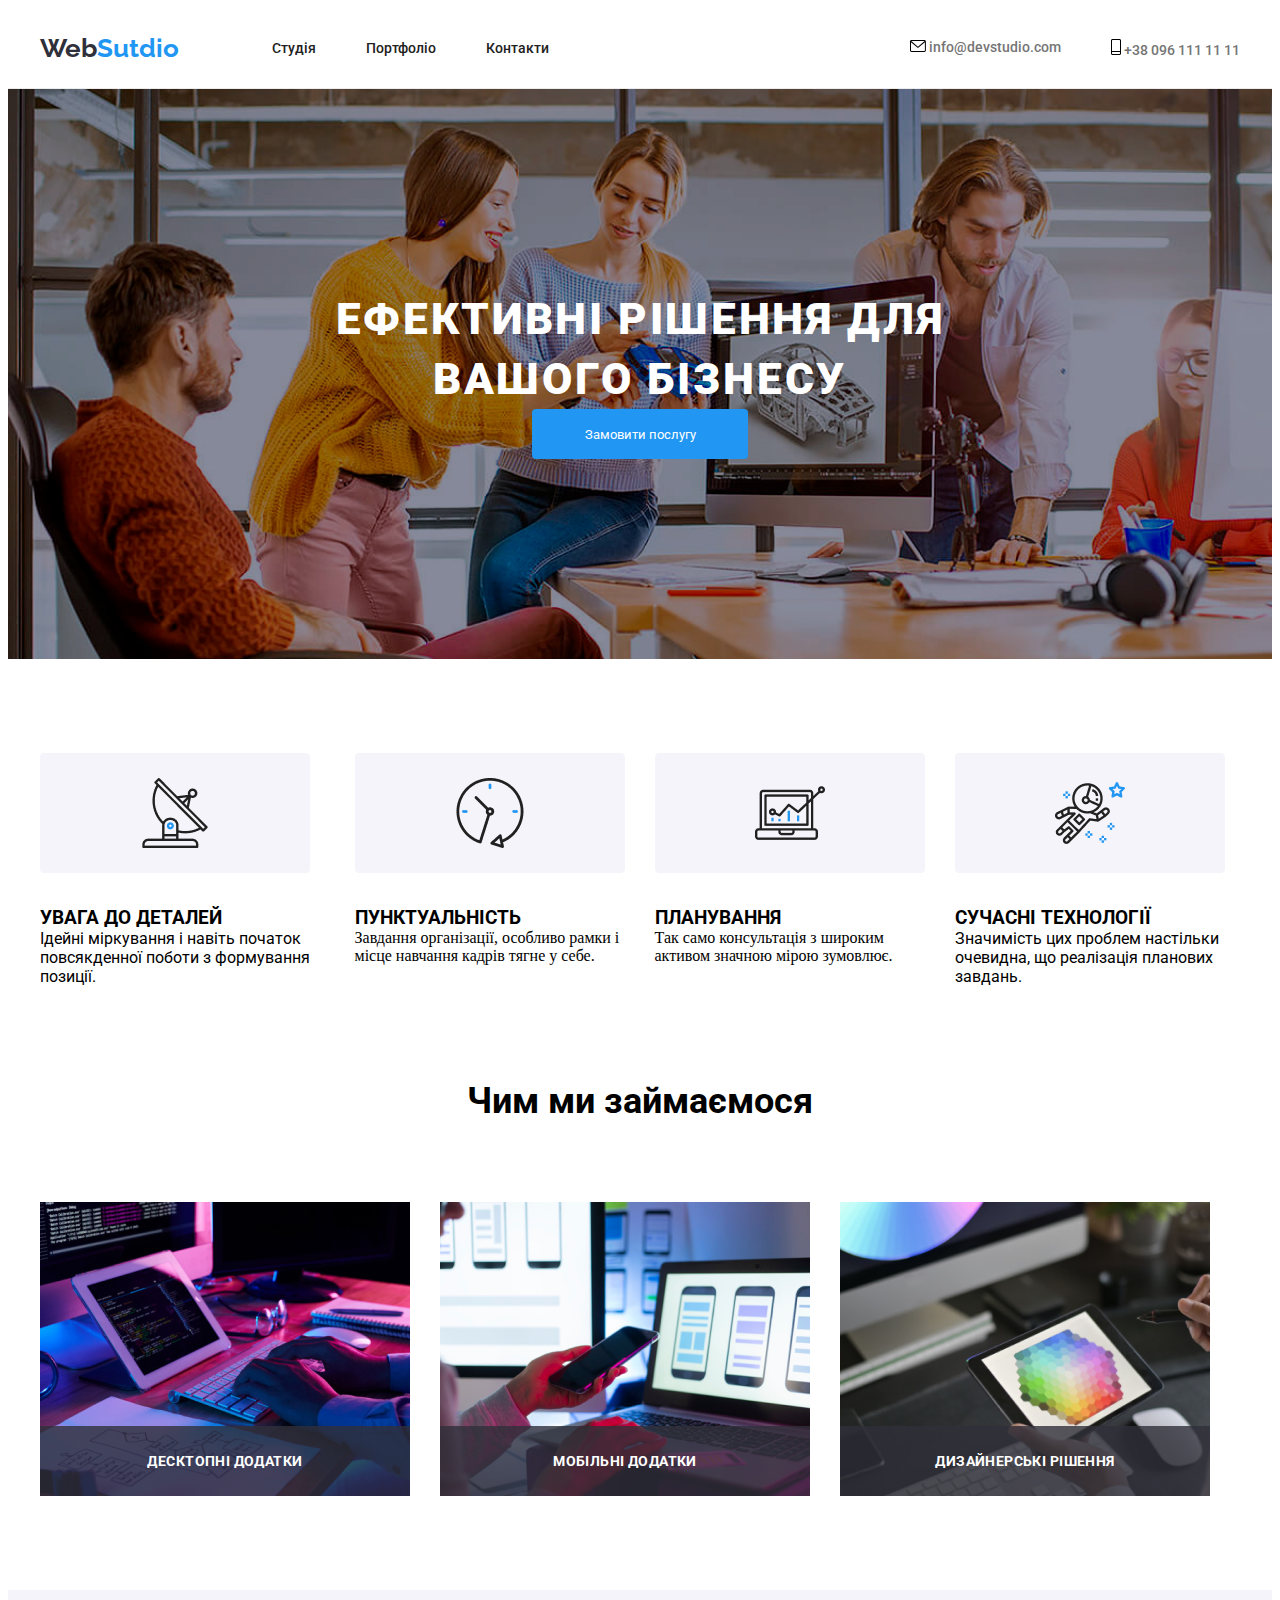
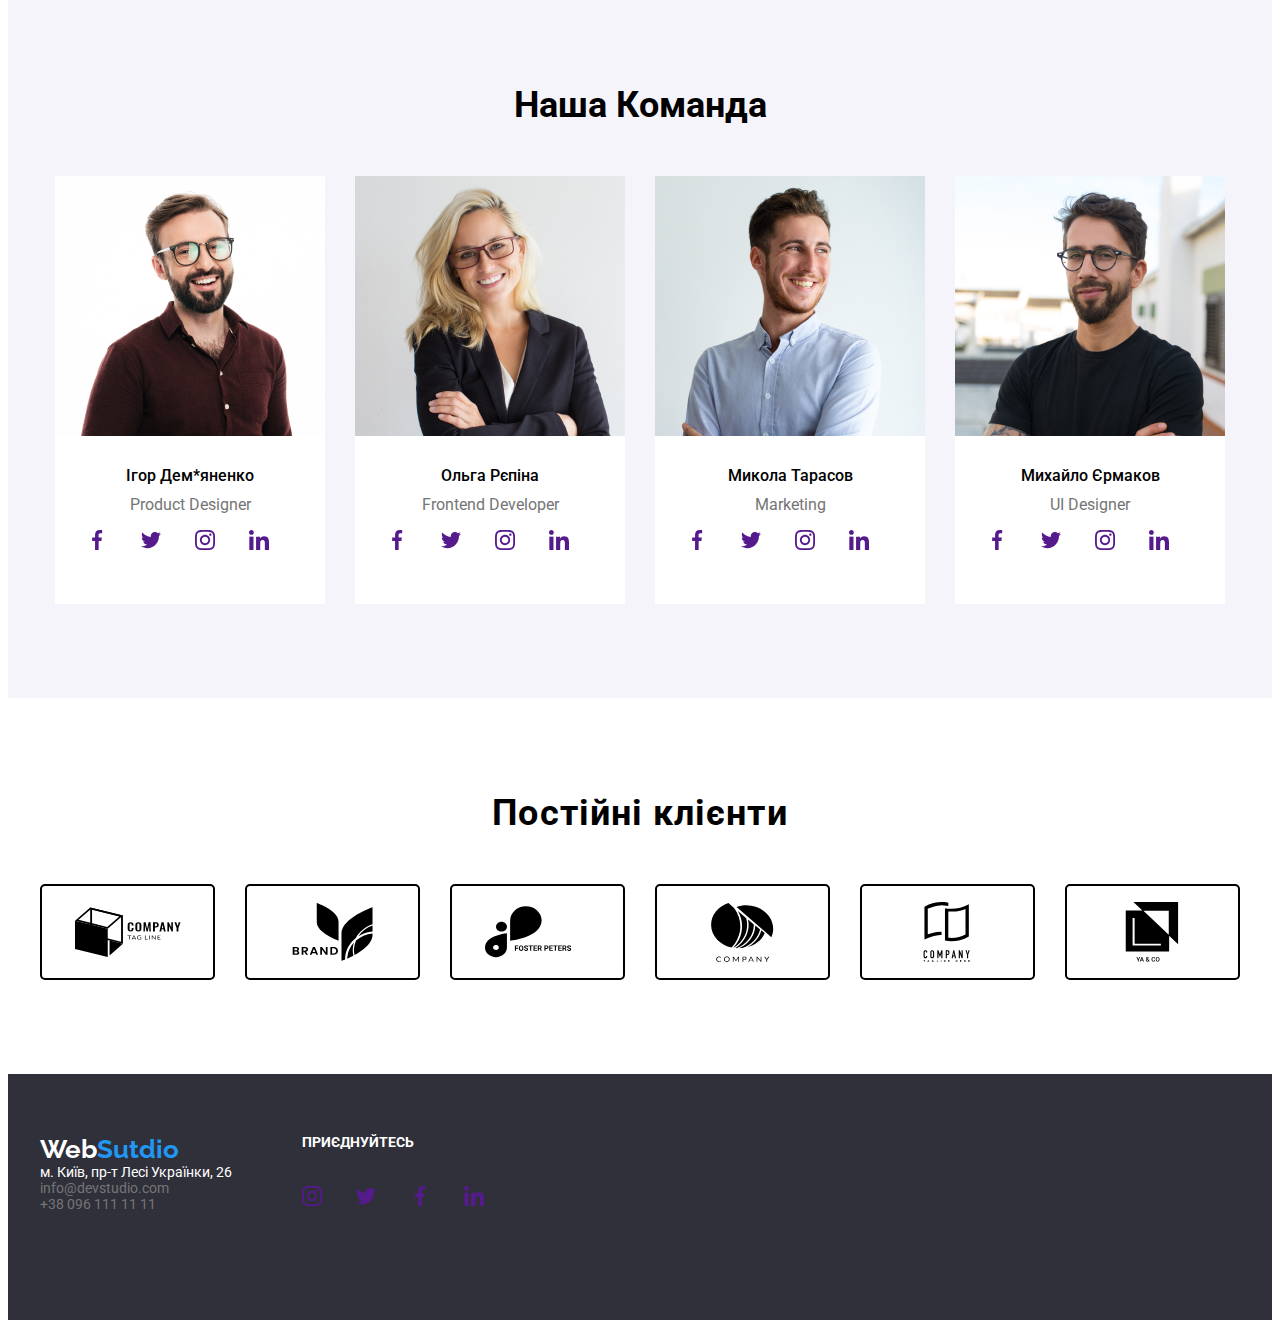
<file: index.html>
<!DOCTYPE html>
<html lang="en">
<head>
    <meta charset="UTF-8">
    <meta name="viewport" content="width=device-width, initial-scale=1.0">
    <title>WebStudio</title>
    <link rel="preconnect" href="https://fonts.googleapis.com">
    <link rel="preconnect" href="https://fonts.gstatic.com" crossorigin>
    <link href="https://fonts.googleapis.com/css2?family=Roboto:wght@400;500&display=swap" rel="stylesheet">
    <link href="https://fonts.googleapis.com/css2?family=Raleway:ital,wght@0,100..900;1,100..900&display=swap" rel="stylesheet">
    <link href="https://fonts.googleapis.com/css2?family=Lato:ital,wght@0,400;0,700;1,300&family=Open+Sans&family=Roboto:wght@400;700&family=Rubik+Bubbles&display=swap" rel="stylesheet">
    <link rel="stylesheet" href=" https://cdnjs.cloudflare.com/ajax/libs/modern-normalize/2.0.0/modern-normalize.min.css " integrity="sha512-4xo8blKMVCiXpTaLzQSLSw3KFOVPWhm/TRtuPVc4WG6kUgjH6J03IBuG7JZPkcWMxJ5huwaBpOpnwYElP/m6wg ==" crossorigin="anonymous" referrerpolicy="no-referrer" />
    <link rel="stylesheet" href="./reset.css">
    <link rel="stylesheet" href="./style.css">
</head>
<body>
    <header class="header">
        <div class="container header-container">
            <a href="" class="logo">Web<span class="logo logo2">Sutdio</span></a>
            <nav class="nav">
                <ul class="nav-list">
                    <li class="nav-list-item"><a href="" class="nav-list-link">Студія</a></li>
                    <li class="nav-list-item"><a href="./portfolio.html" class="nav-list-link">Портфоліо</a></li>
                    <li class="nav-list-item"><a href="" class="nav-list-link">Контакти</a></li>
                </ul>
            </nav>
            <ul class="contact-list">
                <li class="contact-list-item"><a href="" class="contact-list-link"><svg width="16" height="12">
                    <use href="./symbol-defs.svg#icon-envelope"></use>
                </svg> info@devstudio.com</a></li>
                <li class="contact-list-item"><a href="" class="contact-list-link"><svg width="10" height="16">
                    <use href="./symbol-defs.svg#icon-tel"></use>
                </svg> +38 096 111 11 11</a></li>
            </ul>
        </div>
    </header>
    <section class="hero">
        <div class="container">
            <h1 class="hero-title">Ефективні рішення для вашого бізнесу</h1>
            <button class="hero-btn" type="button">Замовити послугу</button>
        </div>
    </section>
    <section class="features">
        <div class="container">
            <ul class="feature-list">
                <li class="feature-list-item">
                    <h3 class="feature-list-title">УВАГА ДО ДЕТАЛЕЙ</h3>
                    <p class="feature-list-text">Ідейні міркування і навіть початок
                        повсякденної поботи з формування
                        позиції.
                    </p>
                </li>
                <li class="feature-list-item">
                    <h3 class="feature-list-title">ПУНКТУАЛЬНІСТЬ</h3>
                    <p>Завдання організації, особливо рамки 
                        і місце навчання кадрів тягне у себе.
                    </p>
                </li>
                <li class="feature-list-item">
                    <h3 class="feature-list-title">ПЛАНУВАННЯ</h3>
                    <p>Так само консультація з широким 
                        активом значною мірою зумовлює.
                    </p>
                </li>
                <li class="feature-list-item">
                    <h3 class="feature-list-title">СУЧАСНІ ТЕХНОЛОГІЇ</h3>
                    <p class="feature-list-title">
                        Значимість цих проблем настільки
                        очевидна, що реалізація планових завдань.
                    </p>
                </li>
            </ul>
        </div>
    </section>
    <section class="work">
        <div class="container">
            <h2 class="work-title">Чим ми займаємося</h2>
            <ul class="work-list">
                <li class="work-list-item">
                    <div class="work-list-img-wrap">
                        <img src="./images/box 1.jpg" alt="">
                        <p class="work-list-text">Десктопні додатки</p>
                    </div>
                </li>
                <li class="work-list-item">
                    <div class="work-list-img-wrap">
                        <img src="./images/box 2.png" alt="">
                        <p class="work-list-text">Мобільні додатки</p>
                    </div>
                </li>
                <li class="work-list-item">
                    <div class="work-list-img-wrap">
                        <img src="./images/box 3.png" alt="">
                        <p class="work-list-text">Дизайнерські рішення</p>
                    </div>
                </li>
            </ul>
        </div>
    </section>
    <section class="team"> 
        <div class="container">
            <h2 class="team-title">Наша Команда</h2>
            <ul class="team-list">
                <li class="team-list-item">
                    <img src="./images/Igor.jpg" alt="Igor">
                    <h3 class="team-list-title">Ігор Дем*яненко</h3>
                    <p class="team-list-text">Product Designer</p>
                    <ul class="social-list">
                        <li class="social-list-item">
                            <a href="">
                                <svg class="social-list-icon" width="20" height="20">
                                    <use href="./symbol-defs.svg#icon-facebook"></use>
                                </svg>
                            </a>
                        </li>
                        <li class="social-list-item">
                            <a href="">
                                <svg class="social-list-icon" width="20" height="20">
                                    <use href="./symbol-defs.svg#icon-twitter"></use>
                                </svg>
                            </a>
                        </li>
                        <li class="social-list-item">
                            <a href="">
                                <svg class="social-list-icon" width="20" height="20">
                                    <use href="./symbol-defs.svg#icon-instagram"></use>
                                </svg>
                            </a>
                        </li>
                        <li class="social-list-item">
                            <a href="">
                                <svg class="social-list-icon" width="20" height="20">
                                    <use href="./symbol-defs.svg#icon-linkedin"></use>
                                </svg>
                            </a>
                        </li>
                    </ul>
                </li>
                <li class="team-list-item">
                    <img src="./images/Olga.jpg" alt="Olga">
                    <h3 class="team-list-title">Ольга Рєпіна</h3>
                    <p class="team-list-text">Frontend Developer</p>
                    <ul class="social-list">
                        <li class="social-list-item">
                            <a href="">
                                <svg class="social-list-icon" width="20" height="20">
                                    <use href="./symbol-defs.svg#icon-facebook"></use>
                                </svg>
                            </a>
                        </li>
                        <li class="social-list-item">
                            <a href="">
                                <svg class="social-list-icon" width="20" height="20">
                                    <use href="./symbol-defs.svg#icon-twitter"></use>
                                </svg>
                            </a>
                        </li>
                        <li class="social-list-item">
                            <a href="">
                                <svg class="social-list-icon" width="20" height="20">
                                    <use href="./symbol-defs.svg#icon-instagram"></use>
                                </svg>
                            </a>
                        </li>
                        <li class="social-list-item">
                            <a href="">
                                <svg class="social-list-icon" width="20" height="20">
                                    <use href="./symbol-defs.svg#icon-linkedin"></use>
                                </svg>
                            </a>
                        </li>
                    </ul>
                </li>
                <li class="team-list-item">
                    <img src="./images/Mykola.jpg" alt="Mykola">
                    <h3 class="team-list-title">Микола Тарасов</h3>
                    <p class="team-list-text">Marketing</p>
                    <ul class="social-list">
                        <li class="social-list-item">
                            <a href="">
                                <svg class="social-list-icon" width="20" height="20">
                                    <use href="./symbol-defs.svg#icon-facebook"></use>
                                </svg>
                            </a>
                        </li>
                        <li class="social-list-item">
                            <a href="">
                                <svg class="social-list-icon" width="20" height="20">
                                    <use href="./symbol-defs.svg#icon-twitter"></use>
                                </svg>
                            </a>
                        </li>
                        <li class="social-list-item">
                            <a href="">
                                <svg class="social-list-icon" width="20" height="20">
                                    <use href="./symbol-defs.svg#icon-instagram"></use>
                                </svg>
                            </a>
                        </li>
                        <li class="social-list-item">
                            <a href="">
                                <svg class="social-list-icon" width="20" height="20">
                                    <use href="./symbol-defs.svg#icon-linkedin"></use>
                                </svg>
                            </a>
                        </li>
                    </ul>
                </li>
                <li class="team-list-item">
                    <img src="./images/Myhaylo.jpg" alt="Myhaylo">
                    <h3 class="team-list-title">Михайло Єрмаков</h3>
                    <p class="team-list-text">UI Designer</p>
                    <ul class="social-list">
                        <li class="social-list-item">
                            <a href="">
                                <svg class="social-list-icon" width="20" height="20">
                                    <use href="./symbol-defs.svg#icon-facebook"></use>
                                </svg>
                            </a>
                        </li>
                        <li class="social-list-item">
                            <a href="">
                                <svg class="social-list-icon" width="20" height="20">
                                    <use href="./symbol-defs.svg#icon-twitter"></use>
                                </svg>
                            </a>
                        </li>
                        <li class="social-list-item">
                            <a href="">
                                <svg class="social-list-icon" width="20" height="20">
                                    <use href="./symbol-defs.svg#icon-instagram"></use>
                                </svg>
                            </a>
                        </li>
                        <li class="social-list-item">
                            <a href="">
                                <svg class="social-list-icon" width="20" height="20">
                                    <use href="./symbol-defs.svg#icon-linkedin"></use>
                                </svg>
                            </a>
                        </li>
                    </ul>
                </li>
            </ul>
        </div>
    </section>
    <section class="clients">
        <div class="container">
            <h2 class="clients-title">Постійні клієнти</h2>
            <ul class="clients-list">
                <li class="clients-list-item">
                    <a class="clients-list-link" href="">
                        <svg width="106" height="60">
                            <use href="./symbol-defs.svg#icon-group"></use>
                        </svg>
                    </a>
                </li>
                <li class="clients-list-item">
                    <a class="clients-list-link" href="">
                        <svg width="106" height="60">
                            <use href="./symbol-defs.svg#icon-group-1"></use>
                        </svg>
                    </a>
                </li>
                <li class="clients-list-item">
                    <a class="clients-list-link" href="">
                        <svg width="106" height="60">
                            <use href="./symbol-defs.svg#icon-group-2"></use>
                        </svg>
                    </a>
                </li>
                <li class="clients-list-item">
                    <a class="clients-list-link" href="">
                        <svg width="106" height="60">
                            <use href="./symbol-defs.svg#icon-group-3"></use>
                        </svg>
                    </a>
                </li>
                <li class="clients-list-item">
                    <a class="clients-list-link" href="">
                        <svg width="106" height="60">
                            <use href="./symbol-defs.svg#icon-group-4"></use>
                        </svg>
                    </a>
                </li>
                <li class="clients-list-item">
                    <a class="clients-list-link" href="">
                        <svg width="106" height="60">
                            <use href="./symbol-defs.svg#icon-group-5"></use>
                        </svg>
                    </a>
                </li>
            </ul>
        </div>
    </section>
    <footer class="footer">
        <div class="container footer-container">
            <div>
                <a href="" class="logo footer-logo">Web<span class="logo logo2">Sutdio</span></a>
                <address class="address">
                <ul class="address-list">
                <li class="address-list-item"><a href="" class="address-list-link location-link">м. Київ, пр-т Лесі Українки, 26</a></li>
                <li class="address-list-item"><a href="" class="address-list-link">info@devstudio.com</a></li>
                <li class="address-list-item"><a href="" class="address-list-link">+38 096 111 11 11</a></li>
                </ul>
                </address>
            </div>
            <div>
                <p class="social-title">Приєднуйтесь</p>
                <ul class="social-list">
                    <li class="social-list-item">
                        <a href="">
                            <svg class="social-list-icon" width="20" height="20">
                                <use href="./symbol-defs.svg#icon-instagram"></use>
                            </svg>
                        </a>
                    </li>
                    <li class="social-list-item">
                        <a href="">
                            <svg class="social-list-icon" width="20" height="20">
                                <use href="./symbol-defs.svg#icon-twitter"></use>
                            </svg>
                        </a>
                    </li>
                    <li class="social-list-item">
                        <a href="">
                            <svg class="social-list-icon" width="20" height="20">
                                <use href="./symbol-defs.svg#icon-facebook"></use>
                            </svg>
                        </a>
                    </li>
                    <li class="social-list-item">
                        <a href="">
                            <svg class="social-list-icon" width="20" height="20">
                                <use href="./symbol-defs.svg#icon-linkedin"></use>
                            </svg>
                        </a>
                    </li>
                </ul>
            </div>
        </div>
    </footer>
</body>
</html>
</file>
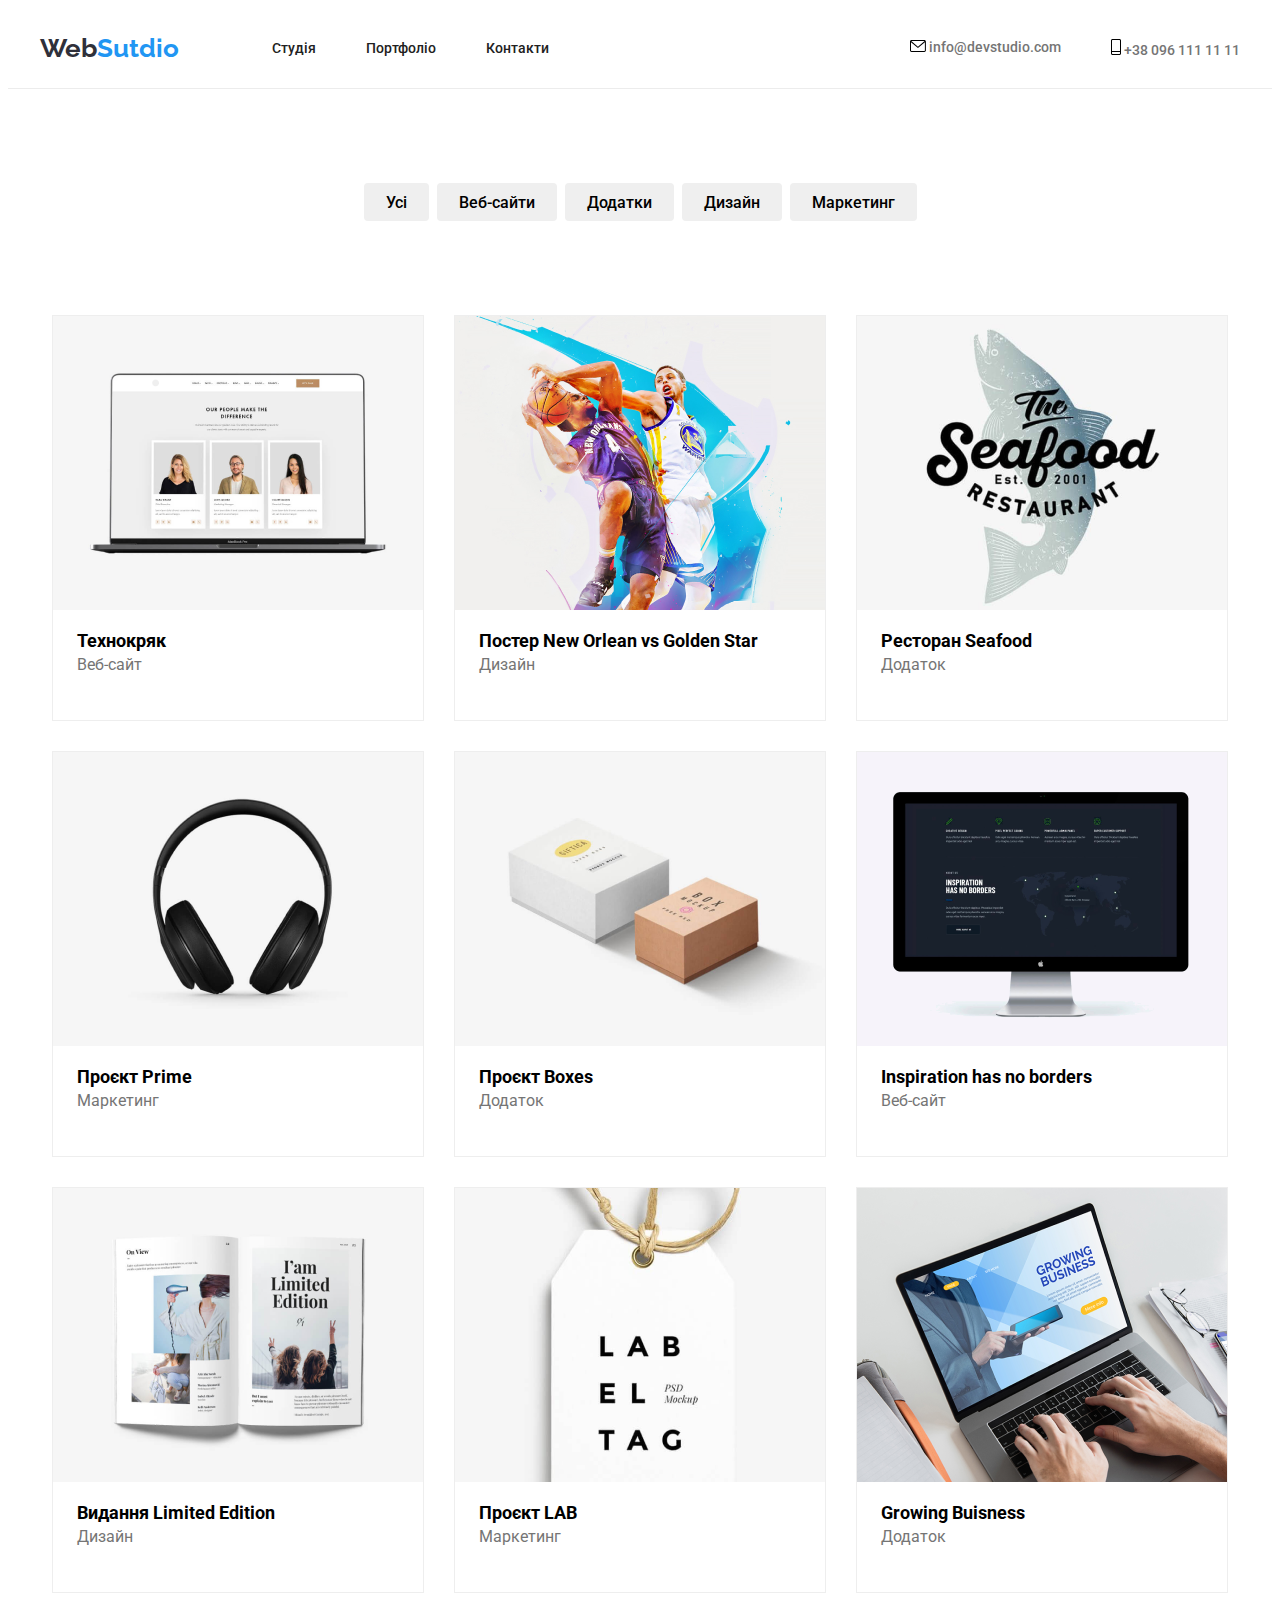
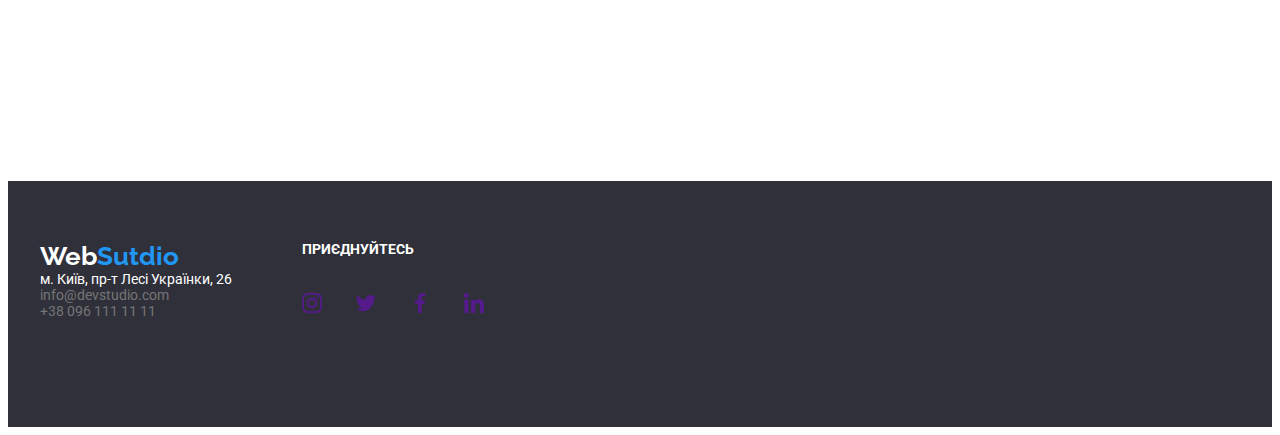
<file: portfolio.html>
<!DOCTYPE html>
<html lang="en">
<head>
    <meta charset="UTF-8">
    <meta name="viewport" content="width=device-width, initial-scale=1.0">
    <title>Portfolio - WebStudio</title>
    <link rel="preconnect" href="https://fonts.googleapis.com">
    <link rel="preconnect" href="https://fonts.gstatic.com" crossorigin>
    <link href="https://fonts.googleapis.com/css2?family=Roboto:wght@400;500&display=swap" rel="stylesheet">
    <link href="https://fonts.googleapis.com/css2?family=Raleway:ital,wght@0,100..900;1,100..900&display=swap" rel="stylesheet">
    <link href="https://fonts.googleapis.com/css2?family=Lato:ital,wght@0,400;0,700;1,300&family=Open+Sans&family=Roboto:wght@400;700&family=Rubik+Bubbles&display=swap" rel="stylesheet">
    <link rel="stylesheet" href=" https://cdnjs.cloudflare.com/ajax/libs/modern-normalize/2.0.0/modern-normalize.min.css " integrity="sha512-4xo8blKMVCiXpTaLzQSLSw3KFOVPWhm/TRtuPVc4WG6kUgjH6J03IBuG7JZPkcWMxJ5huwaBpOpnwYElP/m6wg ==" crossorigin="anonymous" referrerpolicy="no-referrer" />
    <link rel="stylesheet" href="./reset.css">
    <link rel="stylesheet" href="style.css">
</head>
<body>
    <body>
        <header class="header">
            <div class="container header-container">
                <a href="./index.html" class="logo">Web<span class="logo logo2">Sutdio</span></a>
                <nav class="nav">
                    <ul class="nav-list">
                        <li class="nav-list-item"><a href="" class="nav-list-link">Студія</a></li>
                        <li class="nav-list-item"><a href="./portfolio.html" class="nav-list-link">Портфоліо</a></li>
                        <li class="nav-list-item"><a href="" class="nav-list-link">Контакти</a></li>
                    </ul>
                </nav>
                <ul class="contact-list">
                    <li class="contact-list-item"><a href="" class="contact-list-link"><svg width="16" height="12">
                        <use href="./symbol-defs.svg#icon-envelope"></use>
                    </svg> info@devstudio.com</a></li>
                    <li class="contact-list-item"><a href="" class="contact-list-link"><svg width="10" height="16">
                        <use href="./symbol-defs.svg#icon-tel"></use>
                    </svg> +38 096 111 11 11</a></li>
                </ul>
            </div>
        </header>
    <main>
        <section class="portfolio">
            <div class="container">
                <ul class="filter-list">
                    <li class="filter-list-item"><button class="filter-list-btn">Усі</button></li>
                    <li class="filter-list-item"><button class="filter-list-btn">Веб-сайти</button></li>
                    <li class="filter-list-item"><button class="filter-list-btn">Додатки</button></li>
                    <li class="filter-list-item"><button class="filter-list-btn">Дизайн</button></li>
                    <li class="filter-list-item"><button class="filter-list-btn">Маркетинг</button></li>
                </ul>
                <ul class="portfolio-list">
                    <li class="portfolio-list-item">
                        <img src="images/img.png" alt="">
                        <h3 class="portfolio-list-title">Технокряк</h3>
                        <p class="portfolio-list-text">Веб-сайт</p>
                    </li>
                    <li class="portfolio-list-item">
                        <img src="./images/img (1).png" alt="">
                        <h3 class="portfolio-list-title">Постер New Orlean vs Golden Star</h3>
                        <p class="portfolio-list-text">Дизайн</p>
                    </li>
                    <li class="portfolio-list-item">
                        <img src="./images/img (2).png" alt="">
                        <h3 class="portfolio-list-title">Ресторан Seafood</h3>
                        <p class="portfolio-list-text">Додаток</p>
                    </li>
                    <li class="portfolio-list-item">
                        <img src="./images/img (3).png" alt="">
                        <h3 class="portfolio-list-title">Проєкт Prime</h3>
                        <p class="portfolio-list-text">Маркетинг</p>
                    </li>
                    <li class="portfolio-list-item">
                        <img src="./images/img (4).png" alt="">
                        <h3 class="portfolio-list-title">Проєкт Boxes</h3>
                        <p class="portfolio-list-text">Додаток</p>
                    </li>
                    <li class="portfolio-list-item">
                        <img src="./images/img (5).png" alt="">
                        <h3 class="portfolio-list-title">Inspiration has no borders</h3>
                        <p class="portfolio-list-text">Веб-сайт</p>
                    </li>
                    <li class="portfolio-list-item">
                        <img src="./images/img (6).png" alt="">
                        <h3 class="portfolio-list-title">Видання Limited Edition</h3>
                        <p class="portfolio-list-text">Дизайн</p>
                    </li>
                    <li class="portfolio-list-item">
                        <img src="./images/img (7).png" alt="">
                        <h3 class="portfolio-list-title">Проєкт LAB</h3>
                        <p class="portfolio-list-text">Маркетинг</p>
                    </li>
                    <li class="portfolio-list-item">
                        <img src="./images/img (8).png" alt="">
                        <h3 class="portfolio-list-title">Growing Buisness</h3>
                        <p class="portfolio-list-text">Додаток</p>
                    </li>
                </ul>
            </div>
        </section>
    </main>
    <footer class="footer">
        <div class="container footer-container">
            <div>
                <a href="" class="logo footer-logo">Web<span class="logo logo2">Sutdio</span></a>
                <address class="address">
                <ul class="address-list">
                <li class="address-list-item"><a href="" class="address-list-link location-link">м. Київ, пр-т Лесі Українки, 26</a></li>
                <li class="address-list-item"><a href="" class="address-list-link">info@devstudio.com</a></li>
                <li class="address-list-item"><a href="" class="address-list-link">+38 096 111 11 11</a></li>
                </ul>
                </address>
            </div>
            <div>
                <p class="social-title">Приєднуйтесь</p>
                <ul class="social-list">
                    <li class="social-list-item">
                        <a href="">
                            <svg class="social-list-icon" width="20" height="20">
                                <use href="./symbol-defs.svg#icon-instagram"></use>
                            </svg>
                        </a>
                    </li>
                    <li class="social-list-item">
                        <a href="">
                            <svg class="social-list-icon" width="20" height="20">
                                <use href="./symbol-defs.svg#icon-twitter"></use>
                            </svg>
                        </a>
                    </li>
                    <li class="social-list-item">
                        <a href="">
                            <svg class="social-list-icon" width="20" height="20">
                                <use href="./symbol-defs.svg#icon-facebook"></use>
                            </svg>
                        </a>
                    </li>
                    <li class="social-list-item">
                        <a href="">
                            <svg class="social-list-icon" width="20" height="20">
                                <use href="./symbol-defs.svg#icon-linkedin"></use>
                            </svg>
                        </a>
                    </li>
                </ul>
            </div>
        </div>
    </footer>
</body>
</html>
</file>
<file: style.css>
.container {
    max-width: 1200px;
    padding-left: 15px;
    padding-right: 15px;
    margin: 0 auto;
}
.header {
    padding: 25px 0;
    border-bottom: 1px solid rgba(236, 236, 236, 1);
}
.logo {
    font-family: 'Raleway', sans-serif;
    font-weight: 700;
    font-size: 26px;
    color: #2F303A;
}
.logo2 {
    color: #2196F3;
}
.header-container {
    display: flex;
    gap: 93px;
    align-items: center;
}
.contact-list {
    margin-left: auto;
}
.contact-list, .nav-list {
    display: flex;
    gap: 50px;
}
.nav-list-item {
    font-family: 'Roboto', sans-serif;
    font-weight: 500;
    font-size: 14px;
}
.nav-list-link {
    color: #212121;
}
.nav-list-link:hover {
    color: #2196F3;
}
.contact-list-item {
    font-family: 'Roboto', sans-serif;
    font-weight: 500;
    font-size: 14px;
}
.contact-list-link {
    color: #757575;
}
.contact-list-link:hover {
    color: #2196F3;
}
.hero {
    background-image: url("./images/background\ hero.png");
    padding: 200px 0;
}
.hero-title {
    text-align: center;
    max-width: 696px;
    margin: 0 auto;
    font-family: Roboto;
    font-size: 44px;
    font-weight: 900;
    line-height: 60px;
    letter-spacing: 0.06em;
    text-align: center;
    color: #FFFFFF;
    text-transform: uppercase;
}
.hero-btn {
    display: block;
    margin: 0 auto;
    width: 216px;
    height: 50px;
    background-color: #2196F3;
    color: white;
    border-radius: 4px;
    font-family: 'Roboto', sans-serif;
}
.features {
    padding: 94px 0;
}
.feature-list {
    display: flex;
    justify-content: center;
    gap: 30px;
}
.feature-list-title {
    font-family: 'Roboto', sans-serif;
}
.feature-list-text {
    font-family: 'Roboto', sans-serif;
}
.feature-list-item::before {
    content: "";
    display: inline-block;
    background-image: url("./images/Group\ 1.png");
    width: 270px;
    height: 120px;
    margin-bottom: 30px;
}
.feature-list-item:nth-child(2)::before {
    content: "";
    display: inline-block;
    background-image: url("./images/Group\ 2.png");
    width: 270px;
    height: 120px;
    margin-bottom: 30px;
}
.feature-list-item:nth-child(3)::before {
    content: "";
    display: inline-block;
    background-image: url("./images/Group\ 3.png");
    width: 270px;
    height: 120px;
    margin-bottom: 30px;
}
.feature-list-item:nth-child(4)::before {
    content: "";
    display: inline-block;
    background-image: url("./images/Group\ 4.png");
    width: 270px;
    height: 120px;
    margin-bottom: 30px;
}
.work {
    padding-bottom: 94px;
}
.work-title {
    font-family: 'Roboto', sans-serif;
    font-family: 700;
    font-size: 36px;
    text-align: center;
    padding-bottom: 50px;
}
.work-list {
    display: flex;
    gap: 30px;
    margin-top: 30px;
}
.work-list-img-wrap {
    position: relative;
}
.work-list-text {
    position: absolute;
    bottom: 0;
    left: 0;
    height: 70px;
    width: 100%;
    background-color: #2F303ACC;
    color: white;
    align-items: center;
    display: flex;
    justify-content: center;
    font-family: Roboto;
    font-size: 14px;
    font-weight: 700;
    line-height: 16.41px;
    letter-spacing: 0.03em;
    text-transform: uppercase;
    
}
.team {
    padding: 94px 0;
    background-color: #F5F4FA;
}
.team-title {
    font-family: 'Roboto', sans-serif;
    font-family: 700;
    font-size: 36px;
    text-align: center;
    padding-bottom: 50px;
}
.team-list {
    display: flex;
    justify-content: center;
    gap: 30px;
}
.team-list-item {
    width: 270px;
    height: 428px;
    background-color: #FFFFFF;
}
.team-list-title {
    font-family: 'Roboto', sans-serif;
    font-weight: 500;
    font-size: 16px;
    text-align: center;
    padding-top: 30px;
}
.team-list-text {
    font-family: 'Roboto', sans-serif;
    font-weight: 400;
    font-size: 16px;
    text-align: center;
    color: #757575;
    padding-top: 10px;
}
.social-title {
    font-family: 'Roboto', sans-serif;
    font-weight: 700;
    font-size: 14px;
    padding-bottom: 20px;
    text-transform: uppercase;
    color: #FFFFFF;
}
.social-list {
    display: flex;
    justify-content: center;
    align-items: center;
    gap: 10px;
    padding-top: 16px;
    padding-bottom: 30px;
}
.social-list-item {
    width: 44px;
    height: 44px;
    display: inline-block;
}
.social-list-item:hover {
    color: #FFFFFF;
    background-color: #2196F3;
    border-radius: 50%;
}
.social-list-icon {
    fill: currentColor;
}
.clients {
    padding: 94px 0;
}
.clients-title {
    font-family: 'Roboto', sans-serif;
    font-family: 700;
    font-size: 36px;
    text-align: center;
    padding-bottom: 50px;
}
.clients-list {
    display: flex;
    justify-content: center;
    gap: 30px;
}
.clients-title {
    font-family: Roboto;
    font-size: 36px;
    font-weight: 700;
    line-height: 42.19px;
    letter-spacing: 0.03em;
    text-align: center;
    
}
.clients-list-item {
    flex-basis: calc((100% - 150px) / 6);
}
.clients-list-link {
    height: 92px;
    border: 2px solid black;
    border-radius: 5px;
    display: flex;
    align-items: center;
    justify-content: center;
}
.footer {
    padding: 60px 0;
    background-color: #2F303A;
}
.footer-container {
    display: flex;
    gap: 70px;
}
.footer-logo {
    color: #FFFFFF;
    padding-bottom: 20px;
}
.address-list {
    padding-bottom: 60px 0;
}
.address-list-item {
    font-family: 'Roboto', sans-serif;
    font-weight: 400;
    font-size: 14px;
}
.address-list-link {
    color: #757575;
}
.location-link {
    color: #FFFFFF;
}
.portfolio {
    padding: 94px 0;
}
.filter-list {
    display: flex;
    justify-content: center;
    gap: 8px;
}
.filter-list-btn {
    height: 38px;
    font-family: 'Roboto', sans-serif;
    font-weight: 500;
    font-size: 16px;
    border-radius: 4px;
    padding: 6px 22px 6px 22px;
}
.filter-list-btn:hover {
    background-color: #2196F3;
    color: #FFFFFF;
} 
.portfolio-list {
    display: flex;
    justify-content: center;
    flex-wrap: wrap;
    gap: 30px;
    padding: 94px 0;
}
.portfolio-list-item {
    width: 370px;
    height: 404px;
    border: 1px solid #EEEEEE;
}
.portfolio-list-title {
    font-family: 'Roboto', sans-serif;
    font-weight: 700;
    font-size: 18px;
    padding-top: 20px;
    padding-left: 24px;
}
.portfolio-list-text {
    font-family: 'Roboto';
    font-weight: 400;
    font-size: 16px;
    color: #757575;
    padding-top: 4px;
    padding-left: 24px;
    padding-bottom: 20px;
}
</file>
